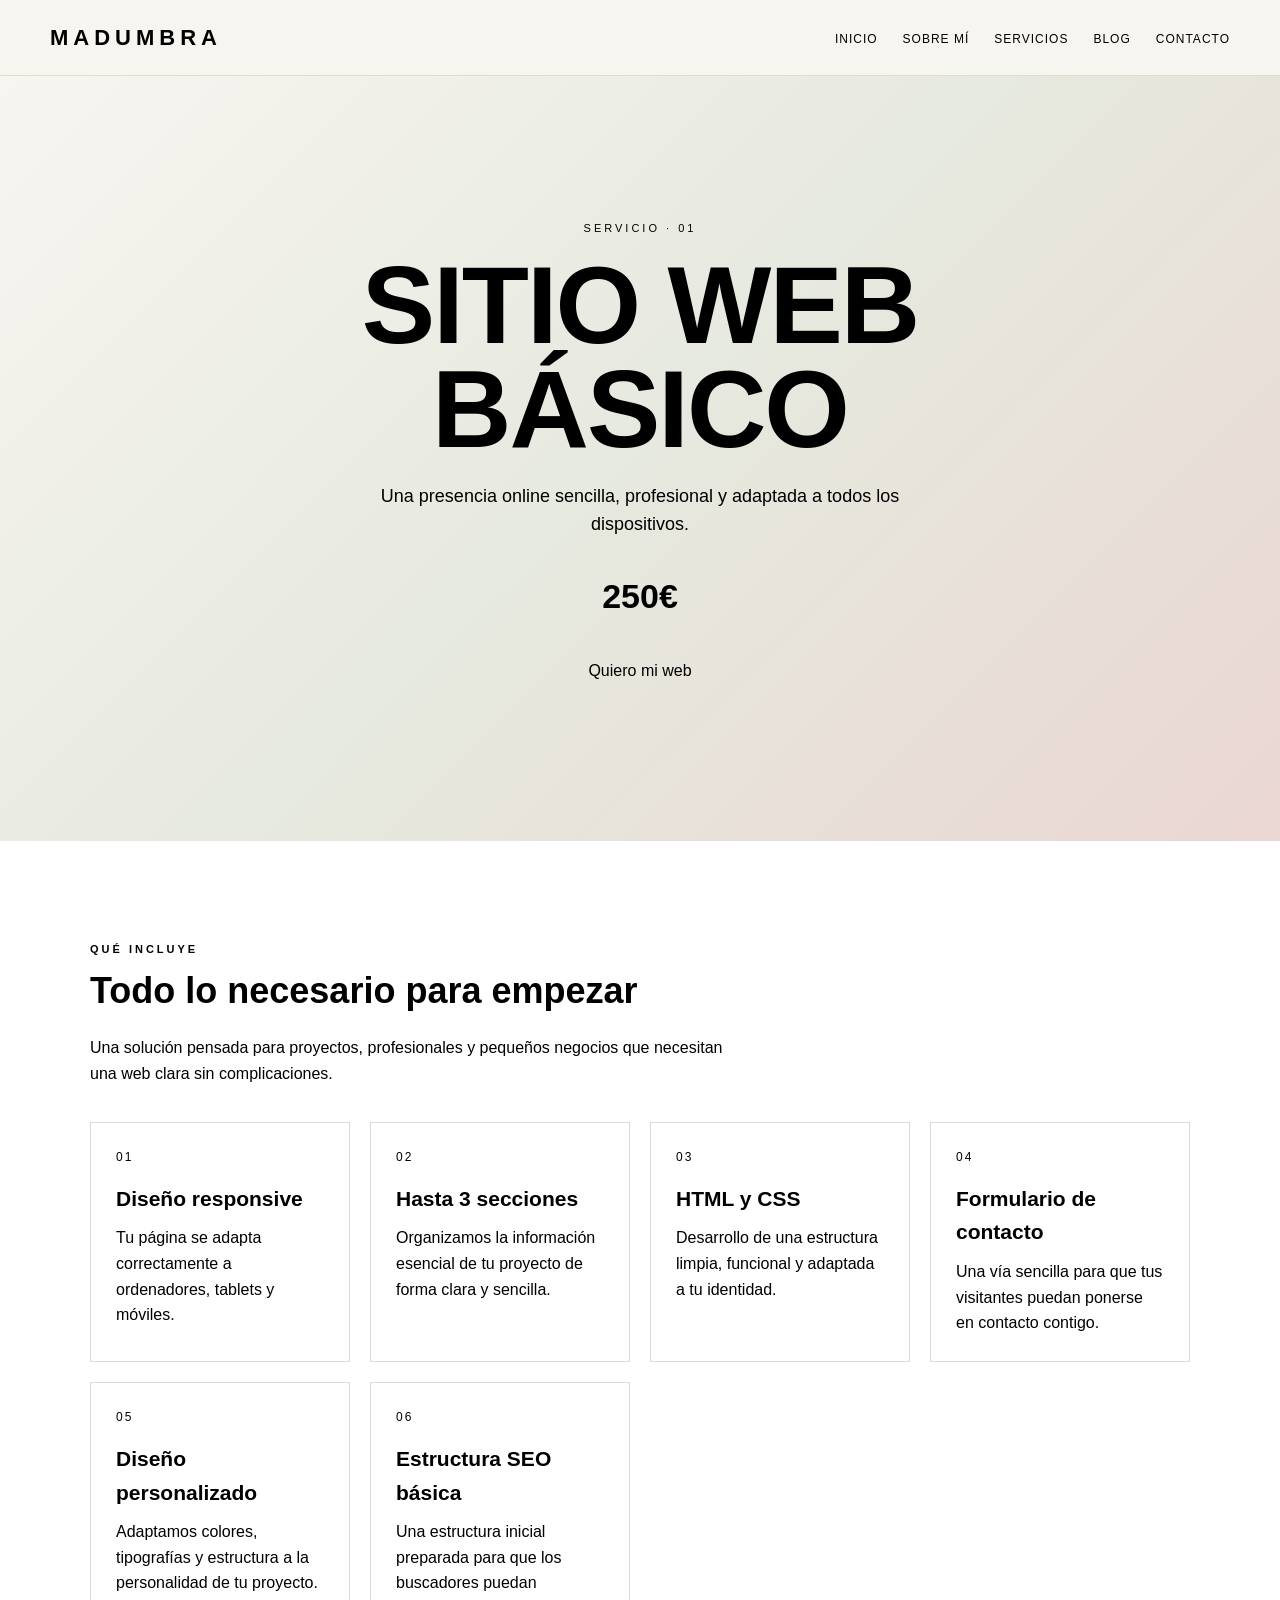
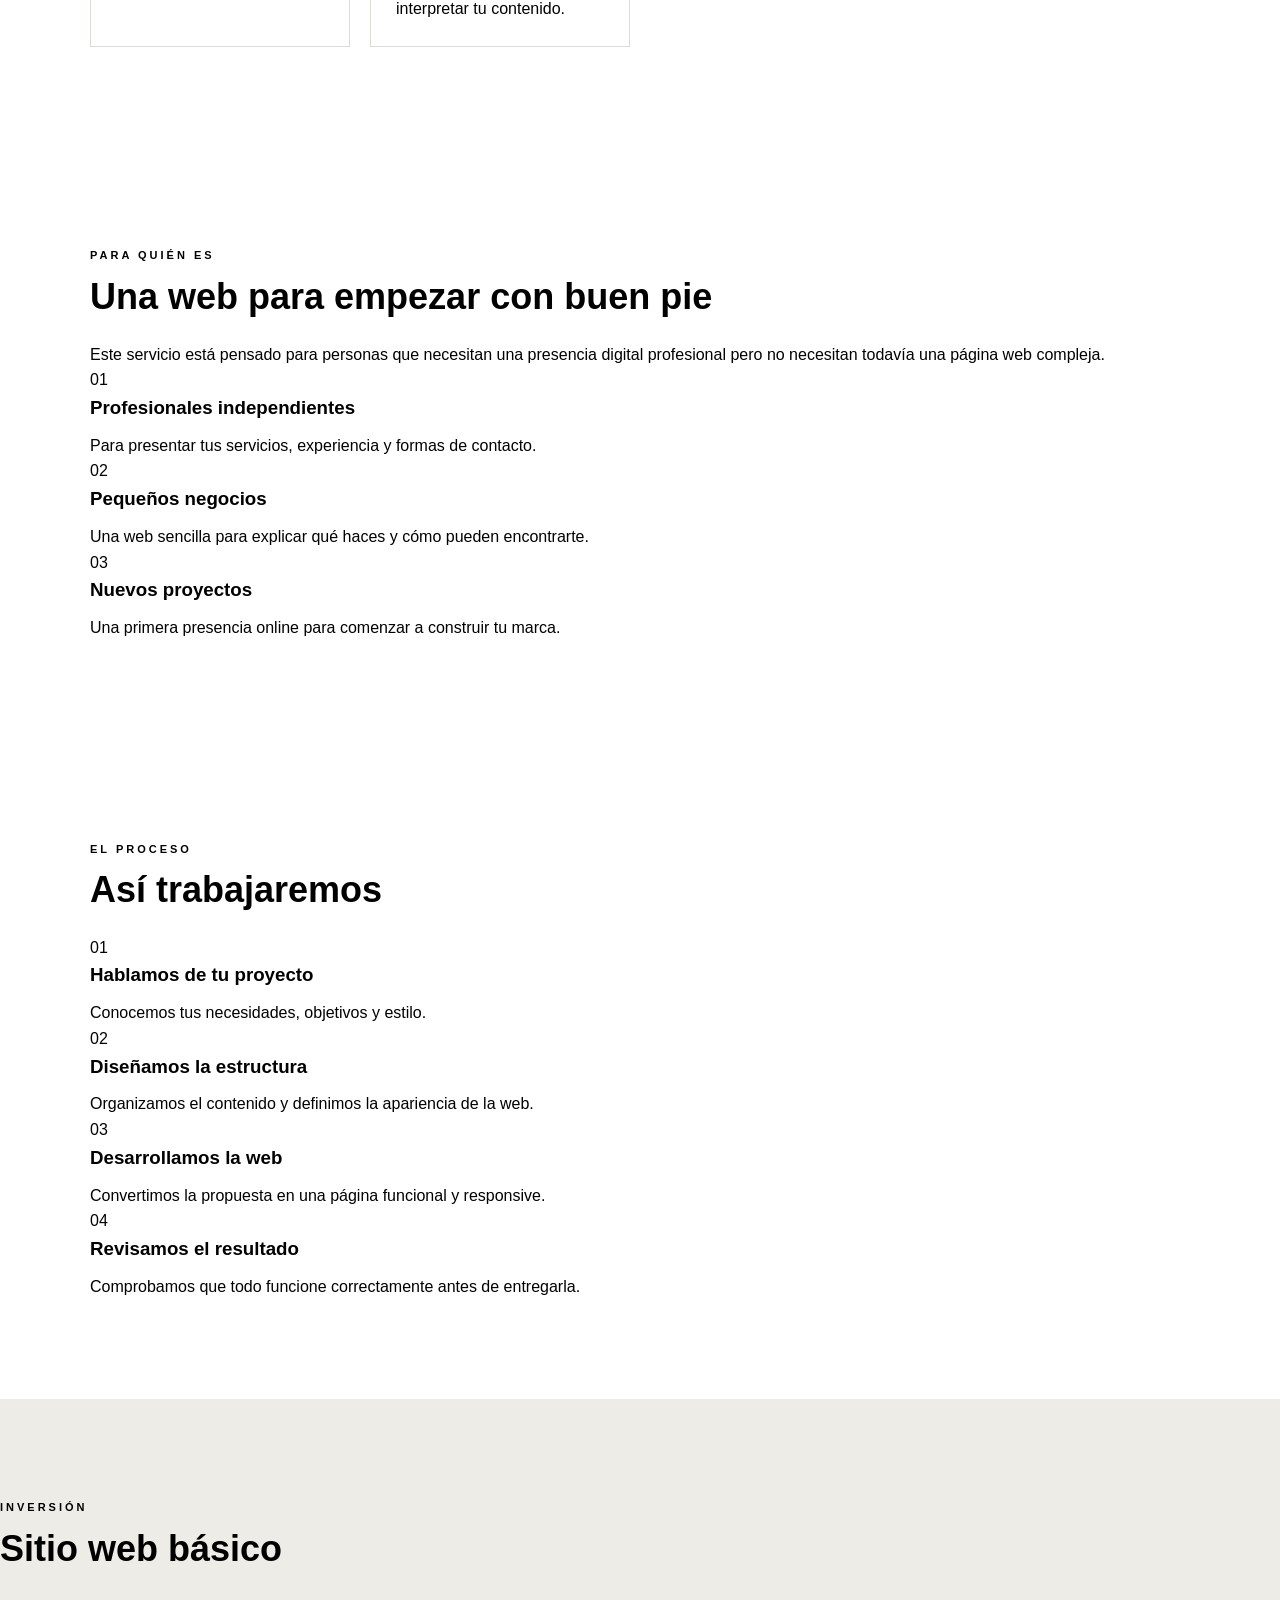
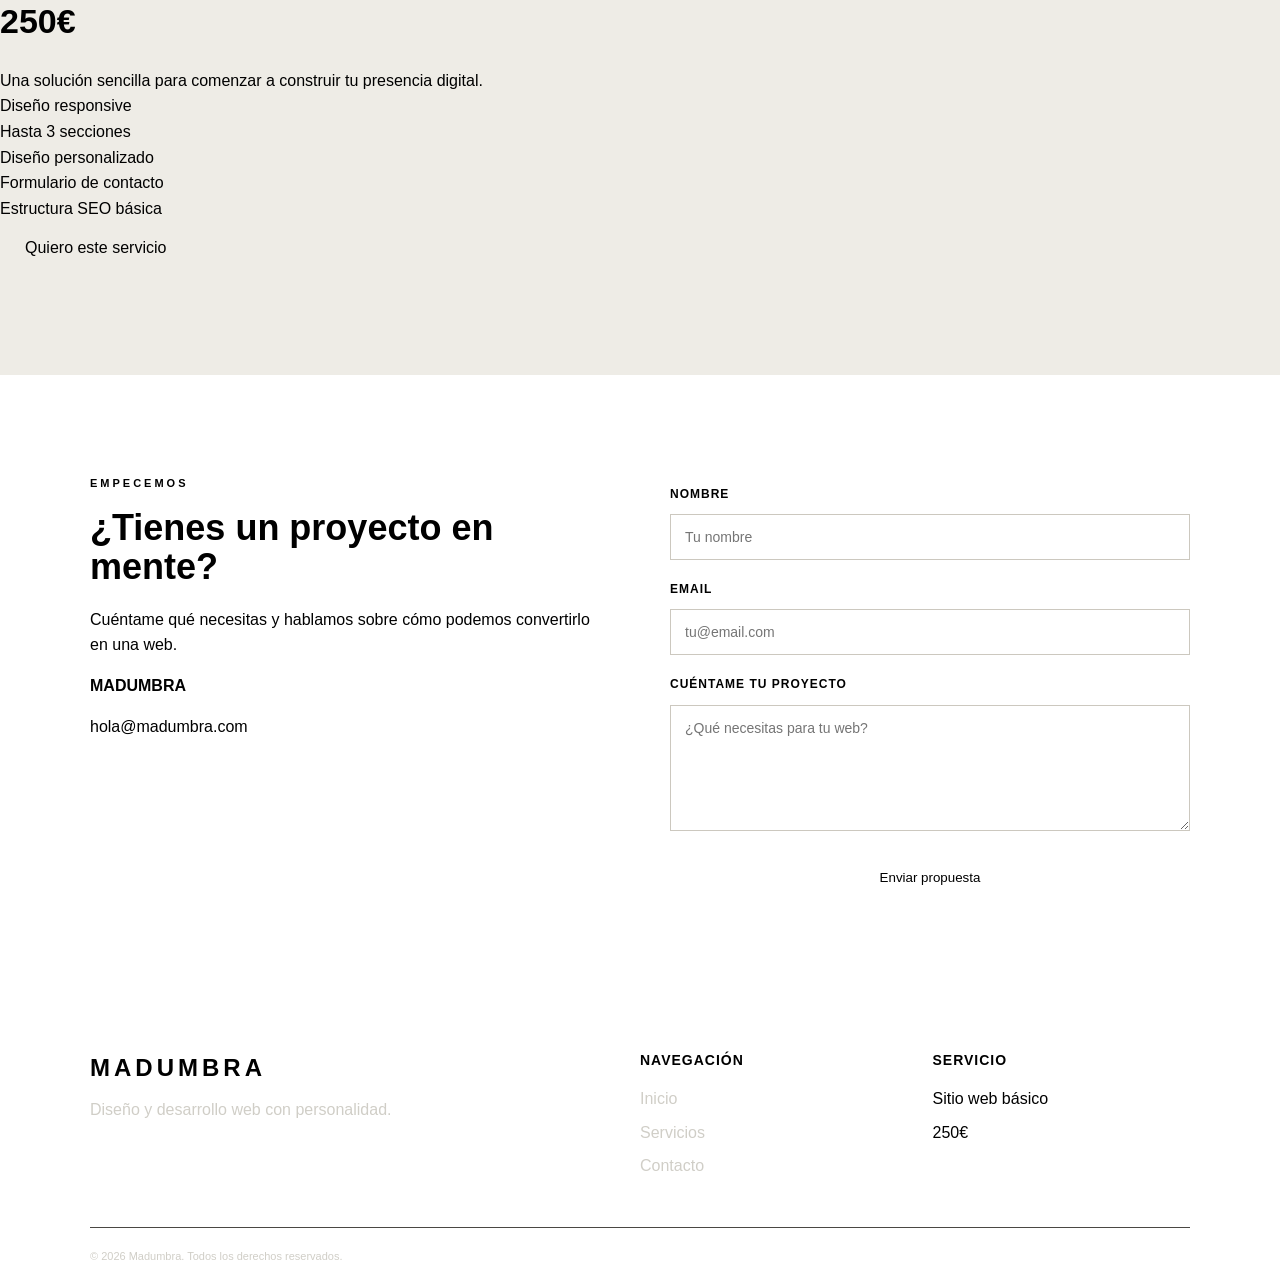
<file: basica.html>
<!DOCTYPE html>
<html lang="es">

<head>

    <meta charset="UTF-8">

    <meta
        name="viewport"
        content="width=device-width, initial-scale=1.0"
    >

    <title>Sitio web básico | Madumbra</title>

    <!-- FAVICON
         Cuando tengas tu favicon, descomenta esta línea:
         <link rel="icon" type="image/png" href="img/favicon.png">
    -->

    <link rel="stylesheet" href="style.css">

</head>


<body>


    <!-- =====================================
         HEADER
    ====================================== -->

    <header class="header">

        <div class="header-container">

            <!-- LOGO -->

            <div class="logo">

                <a href="index.html">
                    MADUMBRA
                </a>

            </div>


            <!-- NAVEGACIÓN -->

            <nav class="nav">

                <ul>

                    <li>
                        <a href="index.html">
                            Inicio
                        </a>
                    </li>

                    <li>
                        <a href="index.html#sobre-mi">
                            Sobre mí
                        </a>
                    </li>

                    <li>
                        <a href="index.html#servicios">
                            Servicios
                        </a>
                    </li>

                    <li>
                        <a href="index.html#blog">
                            Blog
                        </a>
                    </li>

                    <li>
                        <a href="index.html#contacto">
                            Contacto
                        </a>
                    </li>

                </ul>

            </nav>

        </div>

    </header>



    <!-- =====================================
         HERO DEL SERVICIO
    ====================================== -->

    <main>


        <section class="hero">

            <div class="hero-content">

                <p class="small-title">
                    SERVICIO · 01
                </p>


                <h1>
                    Sitio web básico
                </h1>


                <p class="hero-text">

                    Una presencia online sencilla,
                    profesional y adaptada a todos
                    los dispositivos.

                </p>


                <p class="price">
                    250€
                </p>


                <a
                    href="#contactar"
                    class="button"
                >
                    Quiero mi web
                </a>

            </div>

        </section>



        <!-- =====================================
             QUÉ INCLUYE
        ====================================== -->

        <section class="section">

            <p class="section-label">
                QUÉ INCLUYE
            </p>


            <h2>
                Todo lo necesario para empezar
            </h2>


            <p class="section-description">

                Una solución pensada para proyectos,
                profesionales y pequeños negocios que
                necesitan una web clara sin complicaciones.

            </p>


            <div class="technology-grid">


                <!-- TARJETA 1 -->

                <article class="technology-card">

                    <span>
                        01
                    </span>

                    <h3>
                        Diseño responsive
                    </h3>

                    <p>

                        Tu página se adapta correctamente
                        a ordenadores, tablets y móviles.

                    </p>

                </article>



                <!-- TARJETA 2 -->

                <article class="technology-card">

                    <span>
                        02
                    </span>

                    <h3>
                        Hasta 3 secciones
                    </h3>

                    <p>

                        Organizamos la información esencial
                        de tu proyecto de forma clara y
                        sencilla.

                    </p>

                </article>



                <!-- TARJETA 3 -->

                <article class="technology-card">

                    <span>
                        03
                    </span>

                    <h3>
                        HTML y CSS
                    </h3>

                    <p>

                        Desarrollo de una estructura limpia,
                        funcional y adaptada a tu identidad.

                    </p>

                </article>



                <!-- TARJETA 4 -->

                <article class="technology-card">

                    <span>
                        04
                    </span>

                    <h3>
                        Formulario de contacto
                    </h3>

                    <p>

                        Una vía sencilla para que tus visitantes
                        puedan ponerse en contacto contigo.

                    </p>

                </article>



                <!-- TARJETA 5 -->

                <article class="technology-card">

                    <span>
                        05
                    </span>

                    <h3>
                        Diseño personalizado
                    </h3>

                    <p>

                        Adaptamos colores, tipografías y
                        estructura a la personalidad de
                        tu proyecto.

                    </p>

                </article>



                <!-- TARJETA 6 -->

                <article class="technology-card">

                    <span>
                        06
                    </span>

                    <h3>
                        Estructura SEO básica
                    </h3>

                    <p>

                        Una estructura inicial preparada
                        para que los buscadores puedan
                        interpretar tu contenido.

                    </p>

                </article>


            </div>

        </section>



        <!-- =====================================
             PARA QUIÉN ES
        ====================================== -->

        <section class="section">

            <p class="section-label">
                PARA QUIÉN ES
            </p>


            <h2>
                Una web para empezar con buen pie
            </h2>


            <p>

                Este servicio está pensado para personas
                que necesitan una presencia digital
                profesional pero no necesitan todavía
                una página web compleja.

            </p>


            <div class="timeline">


                <article class="timeline-item">

                    <span>
                        01
                    </span>

                    <div>

                        <h3>
                            Profesionales independientes
                        </h3>

                        <p>

                            Para presentar tus servicios,
                            experiencia y formas de contacto.

                        </p>

                    </div>

                </article>



                <article class="timeline-item">

                    <span>
                        02
                    </span>

                    <div>

                        <h3>
                            Pequeños negocios
                        </h3>

                        <p>

                            Una web sencilla para explicar
                            qué haces y cómo pueden encontrarte.

                        </p>

                    </div>

                </article>



                <article class="timeline-item">

                    <span>
                        03
                    </span>

                    <div>

                        <h3>
                            Nuevos proyectos
                        </h3>

                        <p>

                            Una primera presencia online para
                            comenzar a construir tu marca.

                        </p>

                    </div>

                </article>


            </div>

        </section>



        <!-- =====================================
             PROCESO
        ====================================== -->

        <section class="section">

            <p class="section-label">
                EL PROCESO
            </p>


            <h2>
                Así trabajaremos
            </h2>


            <div class="timeline">


                <article class="timeline-item">

                    <span>
                        01
                    </span>

                    <div>

                        <h3>
                            Hablamos de tu proyecto
                        </h3>

                        <p>

                            Conocemos tus necesidades,
                            objetivos y estilo.

                        </p>

                    </div>

                </article>



                <article class="timeline-item">

                    <span>
                        02
                    </span>

                    <div>

                        <h3>
                            Diseñamos la estructura
                        </h3>

                        <p>

                            Organizamos el contenido y
                            definimos la apariencia de la web.

                        </p>

                    </div>

                </article>



                <article class="timeline-item">

                    <span>
                        03
                    </span>

                    <div>

                        <h3>
                            Desarrollamos la web
                        </h3>

                        <p>

                            Convertimos la propuesta en
                            una página funcional y responsive.

                        </p>

                    </div>

                </article>



                <article class="timeline-item">

                    <span>
                        04
                    </span>

                    <div>

                        <h3>
                            Revisamos el resultado
                        </h3>

                        <p>

                            Comprobamos que todo funcione
                            correctamente antes de entregarla.

                        </p>

                    </div>

                </article>


            </div>

        </section>



        <!-- =====================================
             PRECIO
        ====================================== -->

        <section class="section services-section">

            <p class="section-label">
                INVERSIÓN
            </p>


            <h2>
                Sitio web básico
            </h2>


            <p class="price">
                250€
            </p>


            <p>

                Una solución sencilla para comenzar
                a construir tu presencia digital.

            </p>


            <ul>

                <li>
                    Diseño responsive
                </li>

                <li>
                    Hasta 3 secciones
                </li>

                <li>
                    Diseño personalizado
                </li>

                <li>
                    Formulario de contacto
                </li>

                <li>
                    Estructura SEO básica
                </li>

            </ul>


            <a
                href="#contactar"
                class="button"
            >
                Quiero este servicio
            </a>

        </section>



        <!-- =====================================
             CONTACTO / CTA
        ====================================== -->

        <section
            id="contactar"
            class="section"
        >

            <div class="contact-section">


                <!-- INFORMACIÓN -->

                <div class="contact-data">

                    <p class="section-label">
                        EMPECEMOS
                    </p>


                    <h2>
                        ¿Tienes un proyecto en mente?
                    </h2>


                    <p>

                        Cuéntame qué necesitas y
                        hablamos sobre cómo podemos
                        convertirlo en una web.

                    </p>


                    <p>

                        <strong>
                            MADUMBRA
                        </strong>
                    </p>


                    <p>
                        hola@madumbra.com
                    </p>

                </div>



                <!-- FORMULARIO -->

                <form class="contact-form">


                    <label for="nombre">
                        Nombre
                    </label>

                    <input
                        type="text"
                        id="nombre"
                        name="nombre"
                        placeholder="Tu nombre"
                    >


                    <label for="email">
                        Email
                    </label>

                    <input
                        type="email"
                        id="email"
                        name="email"
                        placeholder="tu@email.com"
                    >


                    <label for="proyecto">
                        Cuéntame tu proyecto
                    </label>

                    <textarea
                        id="proyecto"
                        name="proyecto"
                        rows="6"
                        placeholder="¿Qué necesitas para tu web?"
                    ></textarea>


                    <button type="submit">
                        Enviar propuesta
                    </button>


                </form>


            </div>

        </section>


    </main>



    <!-- =====================================
         FOOTER
    ====================================== -->

    <footer class="footer">

        <div class="footer-content">


            <div>

                <h2>
                    MADUMBRA
                </h2>

                <p>
                    Diseño y desarrollo web
                    con personalidad.
                </p>

            </div>



            <div>

                <h3>
                    Navegación
                </h3>

                <ul>

                    <li>
                        <a href="index.html">
                            Inicio
                        </a>
                    </li>

                    <li>
                        <a href="index.html#servicios">
                            Servicios
                        </a>
                    </li>

                    <li>
                        <a href="index.html#contacto">
                            Contacto
                        </a>
                    </li>

                </ul>

            </div>



            <div>

                <h3>
                    Servicio
                </h3>

                <ul>

                    <li>
                        Sitio web básico
                    </li>

                    <li>
                        250€
                    </li>

                </ul>

            </div>


        </div>


        <div class="footer-bottom">

            <p>
                © 2026 Madumbra. Todos los derechos reservados.
            </p>

        </div>

    </footer>


</body>

</html>
</file>
<file: style.css>
```css
/* =========================================
   VARIABLES
========================================= */

:root {

    --dark: #24231f;
    --cream: #f7f5f0;
    --white: #ffffff;

    --olive: #7d886f;
    --light-olive: #dfe3d8;

    --pink: #ead6d2;
    --gold: #b89a63;

    --grey: #77736d;

}



/* =========================================
   RESET
========================================= */

* {
    box-sizing: border-box;
    margin: 0;
    padding: 0;
}


html {
    scroll-behavior: smooth;
}


body {

    font-family: Arial, Helvetica, sans-serif;

    background-color: var(--cream);

    color: var(--dark);

    line-height: 1.6;

}



/* =========================================
   IMÁGENES
========================================= */

img {

    display: block;

    width: 100%;

}



/* =========================================
   HEADER
========================================= */

.header {

    position: sticky;

    top: 0;

    z-index: 1000;

    background-color: rgba(
        247,
        245,
        240,
        0.96
    );

    border-bottom: 1px solid #dedbd3;

}


.header-container {

    width: 100%;

    max-width: 1400px;

    margin: 0 auto;

    padding: 18px 20px;

    display: flex;

    flex-direction: column;

    align-items: center;

    gap: 15px;

}



/* =========================================
   LOGO
========================================= */

.logo a {

    color: var(--dark);

    text-decoration: none;

    font-size: 22px;

    font-weight: bold;

    letter-spacing: 5px;

    transition: transform 0.4s ease;

}


.logo a:hover {

    display: inline-block;

    transform: scale(1.2);

}



/* =========================================
   NAVEGACIÓN
========================================= */
#modo-oscuro {
    display: none;
}

.dark-toggle {
    display: inline-block;
    margin-left: 15px;
    font-size: 20px;
    cursor: pointer;
    transition: transform 0.3s ease, color 0.3s ease;
}

.dark-toggle:hover {
    color: var(--gold);
    transform: rotate(20deg) scale(1.15);
}

.nav ul {

    display: flex;

    flex-wrap: wrap;

    justify-content: center;

    gap: 15px;

    list-style: none;

}


.nav a {

    color: var(--dark);

    text-decoration: none;

    font-size: 12px;

    text-transform: uppercase;

    letter-spacing: 1px;

    transition: color 0.3s ease;

}


.nav a:hover {

    color: var(--olive);

}



/* =========================================
   HERO
========================================= */

.hero {

    position: relative;

    min-height: 80vh;

    display: flex;

    justify-content: center;

    align-items: center;

    padding: 80px 20px;

    overflow: hidden;

    text-align: center;

    background: linear-gradient(
        135deg,
        #f7f5f0,
        #e6e9df,
        #ead6d2
    );

}


.hero-image {
    position: absolute;
    top: 0;
    left: 0;
    width: 100%;
    height: 100%;
    object-fit: cover;
    z-index: 0;
}


.hero-overlay {

    position: absolute;

    inset: 0;

    background-color: rgba(
        247,
        245,
        240,
        0.65
    );

    z-index: 1;

}


.hero-content {

    position: relative;

    z-index: 2;

    width: 100%;

    max-width: 1000px;

    margin: 0 auto;

    text-align: center;

}


.small-title {

    margin-bottom: 15px;

    font-size: 11px;

    letter-spacing: 3px;

    text-transform: uppercase;

    color: var(--grey);

}


.hero h1 {

    width: 100%;

    max-width: 900px;

    margin: 0 auto 20px;

    font-size: clamp(
        45px,
        10vw,
        110px
    );

    line-height: 0.95;

    letter-spacing: -2px;

    text-align: center;

    text-transform: uppercase;

}


.hero-text {

    max-width: 600px;

    margin: 0 auto 30px;

    font-size: 18px;

}



/* =========================================
   BOTONES
========================================= */

.button {

    display: inline-block;

    padding: 14px 25px;

    background-color: var(--dark);

    color: var(--white);

    text-decoration: none;

    border: 1px solid var(--dark);

    transition:
        background-color 0.3s ease,
        color 0.3s ease;

}


.button:hover {

    background-color: var(--olive);

    border-color: var(--olive);

}



/* =========================================
   LAYOUT PRINCIPAL
========================================= */

.content-layout {

    width: 100%;

}


.main-content {

    min-width: 0;

}



/* =========================================
   SIDEBAR
========================================= */

.sidebar {

    padding: 30px 20px;

    border-bottom: 1px solid #dedbd3;

}


.sidebar h2 {

    margin-bottom: 15px;

    font-size: 12px;

    text-transform: uppercase;

    letter-spacing: 2px;

}


.sidebar ul {

    list-style: none;

}


.sidebar > ul > li {

    margin-bottom: 7px;

}


.sidebar ul ul {

    margin-top: 5px;

    margin-left: 12px;

}


.sidebar a {

    color: var(--grey);

    text-decoration: none;

    font-size: 12px;

    transition: color 0.3s ease;

}


.sidebar a:hover {

    color: var(--dark);

}



/* =========================================
   SECCIONES
========================================= */

.section {

    padding: 70px 20px;

    max-width: 1100px;

    margin: 0 auto;

}


.section-label {

    margin-bottom: 12px;

    color: var(--olive);

    font-size: 11px;

    font-weight: bold;

    letter-spacing: 3px;

}


.section h2 {

    margin-bottom: 25px;

    font-size: 36px;

    line-height: 1.1;

}


.section h3 {

    margin-bottom: 10px;

}


.section-description {

    max-width: 650px;

    margin-bottom: 35px;

    color: var(--grey);

}



/* =========================================
   SOBRE MÍ
========================================= */

#trayectoria {

    margin-top: 45px;

    margin-bottom: 45px;

}


#trayectoria h3 {

    font-size: 24px;

}



/* =========================================
   TECNOLOGÍAS
========================================= */

.technology-grid {

    display: grid;

    grid-template-columns: 1fr;

    gap: 20px;

    margin-top: 35px;

}


.technology-card {

    padding: 25px;

    background-color: var(--white);

    border: 1px solid #dedbd3;

}


.technology-card span {

    display: block;

    margin-bottom: 15px;

    color: var(--gold);

    font-size: 12px;

    letter-spacing: 2px;

}


.technology-card h3 {

    font-size: 21px;

}


.technology-card p {

    color: var(--grey);

}



/* =========================================
   PROYECTOS / SLIDER
========================================= */

.slider {

    display: flex;

    gap: 20px;

    overflow-x: auto;

    padding: 5px 0 25px;

    scroll-behavior: smooth;

}


.project-card {

    flex: 0 0 280px;

    background-color: var(--white);

    border: 1px solid #dedbd3;

}


.project-card img {

    height: 200px;

    object-fit: cover;

}


.project-content {

    padding: 20px;

}


.project-content span {

    display: block;

    margin-bottom: 8px;

    color: var(--olive);

    font-size: 10px;

    font-weight: bold;

    letter-spacing: 2px;

}


.project-content h3 {

    font-size: 22px;

}


.project-content p {

    color: var(--grey);

    font-size: 14px;

}



/* =========================================
   SERVICIOS
========================================= */

.services-section {

    max-width: none;

    background-color: #eeece6;

}


.services-section > * {

    max-width: 1100px;

}


.services-grid {

    display: grid;

    grid-template-columns: 1fr;

    gap: 20px;

    margin-top: 40px;

    max-width: 1100px;

}


.service-card {

    display: flex;

    flex-direction: column;

    padding: 30px;

    background-color: var(--white);

    border: 1px solid #dedbd3;

}


.service-card.featured {

    border: 2px solid var(--olive);

}


.service-type {

    margin-bottom: 15px;

    color: var(--olive);

    font-size: 11px;

    font-weight: bold;

    letter-spacing: 2px;

}


.service-card h3 {

    margin-bottom: 10px;

    font-size: 26px;

}


.price {

    margin-bottom: 20px;

    font-size: 34px;

    font-weight: bold;

}


.service-card > p:not(.service-type):not(.price) {

    color: var(--grey);

}


.service-card ul {

    margin: 25px 0;

    padding-left: 20px;

}


.service-card li {

    margin-bottom: 8px;

}


.service-button {

    display: block;

    width: 100%;

    margin-top: auto;

    padding: 13px;

    text-align: center;

    background-color: var(--dark);

    color: white;

    text-decoration: none;

    transition:
        background-color 0.3s ease;

}


.service-button:hover {

    background-color: var(--olive);

}



/* =========================================
   BLOG
========================================= */

.blog-grid {

    display: grid;

    grid-template-columns: 1fr;

    gap: 20px;

    margin-top: 35px;

}


.blog-card {

    padding: 25px;

    background-color: var(--white);

    border: 1px solid #dedbd3;

}


.blog-card span {

    display: block;

    margin-bottom: 12px;

    color: var(--olive);

    font-size: 10px;

    font-weight: bold;

    letter-spacing: 2px;

}


.blog-card h3 {

    font-size: 21px;

}


.blog-card p {

    margin-bottom: 20px;

    color: var(--grey);

}


.blog-card a {

    color: var(--dark);

    font-weight: bold;

    text-decoration: none;

}



/* =========================================
   CONTACTO
========================================= */

.contact-section {

    display: grid;

    grid-template-columns: 1fr;

    gap: 40px;

}


.contact-data h2 {

    margin-bottom: 20px;

}


.contact-data p {

    margin-bottom: 15px;

}


.social-links {

    display: flex;

    flex-wrap: wrap;

    gap: 15px;

    margin-top: 25px;

}


.social-links a {

    color: var(--dark);

    text-decoration: none;

    border-bottom: 1px solid var(--dark);

}



/* =========================================
   FORMULARIO
========================================= */

.contact-form {

    display: flex;

    flex-direction: column;

    gap: 10px;

}


.contact-form label {

    margin-top: 10px;

    font-size: 12px;

    font-weight: bold;

    text-transform: uppercase;

    letter-spacing: 1px;

}


.contact-form input,
.contact-form textarea {

    width: 100%;

    padding: 14px;

    border: 1px solid #ccc8bf;

    background-color: var(--white);

    color: var(--dark);

    font-family: inherit;

    font-size: 14px;

}


.contact-form textarea {

    resize: vertical;

}


.contact-form input:focus,
.contact-form textarea:focus {

    outline: none;

    border-color: var(--olive);

}


.contact-form button {

    margin-top: 15px;

    padding: 14px;

    border: none;

    background-color: var(--dark);

    color: var(--white);

    font-family: inherit;

    cursor: pointer;

    transition:
        background-color 0.3s ease;

}


.contact-form button:hover {

    background-color: var(--olive);

}



/* =========================================
   FOOTER
========================================= */

.footer {

    padding: 50px 20px 20px;

    background-color: var(--dark);

    color: var(--white);

}


.footer-content {

    display: grid;

    grid-template-columns: 1fr;

    gap: 35px;

    max-width: 1100px;

    margin: 0 auto;

}


.footer h2 {

    margin-bottom: 10px;

    letter-spacing: 4px;

}


.footer h3 {

    margin-bottom: 15px;

    font-size: 14px;

    text-transform: uppercase;

    letter-spacing: 1px;

}


.footer p {

    color: #d0cec7;

}


.footer ul {

    list-style: none;

}


.footer li {

    margin-bottom: 8px;

}


.footer a {

    color: #d0cec7;

    text-decoration: none;

}


.footer a:hover {

    color: var(--pink);

}


.footer-bottom {

    max-width: 1100px;

    margin: 40px auto 0;

    padding-top: 20px;

    border-top: 1px solid #4a4843;

}


.footer-bottom p {

    font-size: 11px;

}



/* =========================================
   TABLET
   768px
========================================= */

@media (min-width: 768px) {


    /* HEADER */

    .header-container {

        flex-direction: row;

        justify-content: space-between;

        padding: 20px 35px;

    }


    .nav ul {

        gap: 25px;

    }



    /* SECCIONES */

    .section {

        padding: 90px 40px;

    }



    /* TECNOLOGÍAS */

    .technology-grid {

        grid-template-columns:
            repeat(2, 1fr);

    }



    /* SERVICIOS */

    .services-grid {

        grid-template-columns:
            repeat(2, 1fr);

    }



    /* BLOG */

    .blog-grid {

        grid-template-columns:
            repeat(2, 1fr);

    }



    /* CONTACTO */

    .contact-section {

        grid-template-columns:
            1fr 1fr;

        gap: 60px;

    }



    /* FOOTER */

    .footer-content {

        grid-template-columns:
            2fr 1fr 1fr;

    }

}



/* =========================================
   DESKTOP
   1024px
========================================= */

@media (min-width: 1024px) {


    /* HEADER */

    .header-container {

        padding: 20px 50px;

    }



    /* LAYOUT */

    .content-layout {

        display: grid;

        grid-template-columns:
            180px minmax(0, 1fr);

        column-gap: 40px;

        padding: 0 50px;

    }


    .sidebar {

        position: sticky;

        top: 90px;

        align-self: start;

        height: fit-content;

        border-bottom: none;

        border-right: 1px solid #dedbd3;

        padding: 40px 20px 40px 0;

    }


    .main-content {

        min-width: 0;

    }



    /* HERO */

    .hero {

        min-height: 85vh;

    }



    /* SECCIONES */

    .section {

        padding: 100px 0;

    }



    /* TECNOLOGÍAS */

    .technology-grid {

        grid-template-columns:
            repeat(4, 1fr);

    }



    /* SERVICIOS */

    .services-grid {

        grid-template-columns:
            repeat(3, 1fr);

    }


    .service-card.featured {

        transform: translateY(-10px);

    }



    /* BLOG */

    .blog-grid {

        grid-template-columns:
            repeat(3, 1fr);

    }



    /* PROYECTOS */

    .project-card {

        flex-basis: 320px;

    }

/* =========================
   MODO OSCURO
========================= */

#modo-oscuro:checked ~ * {
    --dark: #f7f5f0;
    --cream: #24231f;
    --white: #302f2b;
    --olive: #aeb99f;
    --light-olive: #45483f;
    --pink: #4a3e3d;
    --gold: #cdb47d;
    --grey: #c4c0b8;
}

    /* FOOTER */

    .footer {

        padding-left: 50px;

        padding-right: 50px;

    }

}
```
</file>
